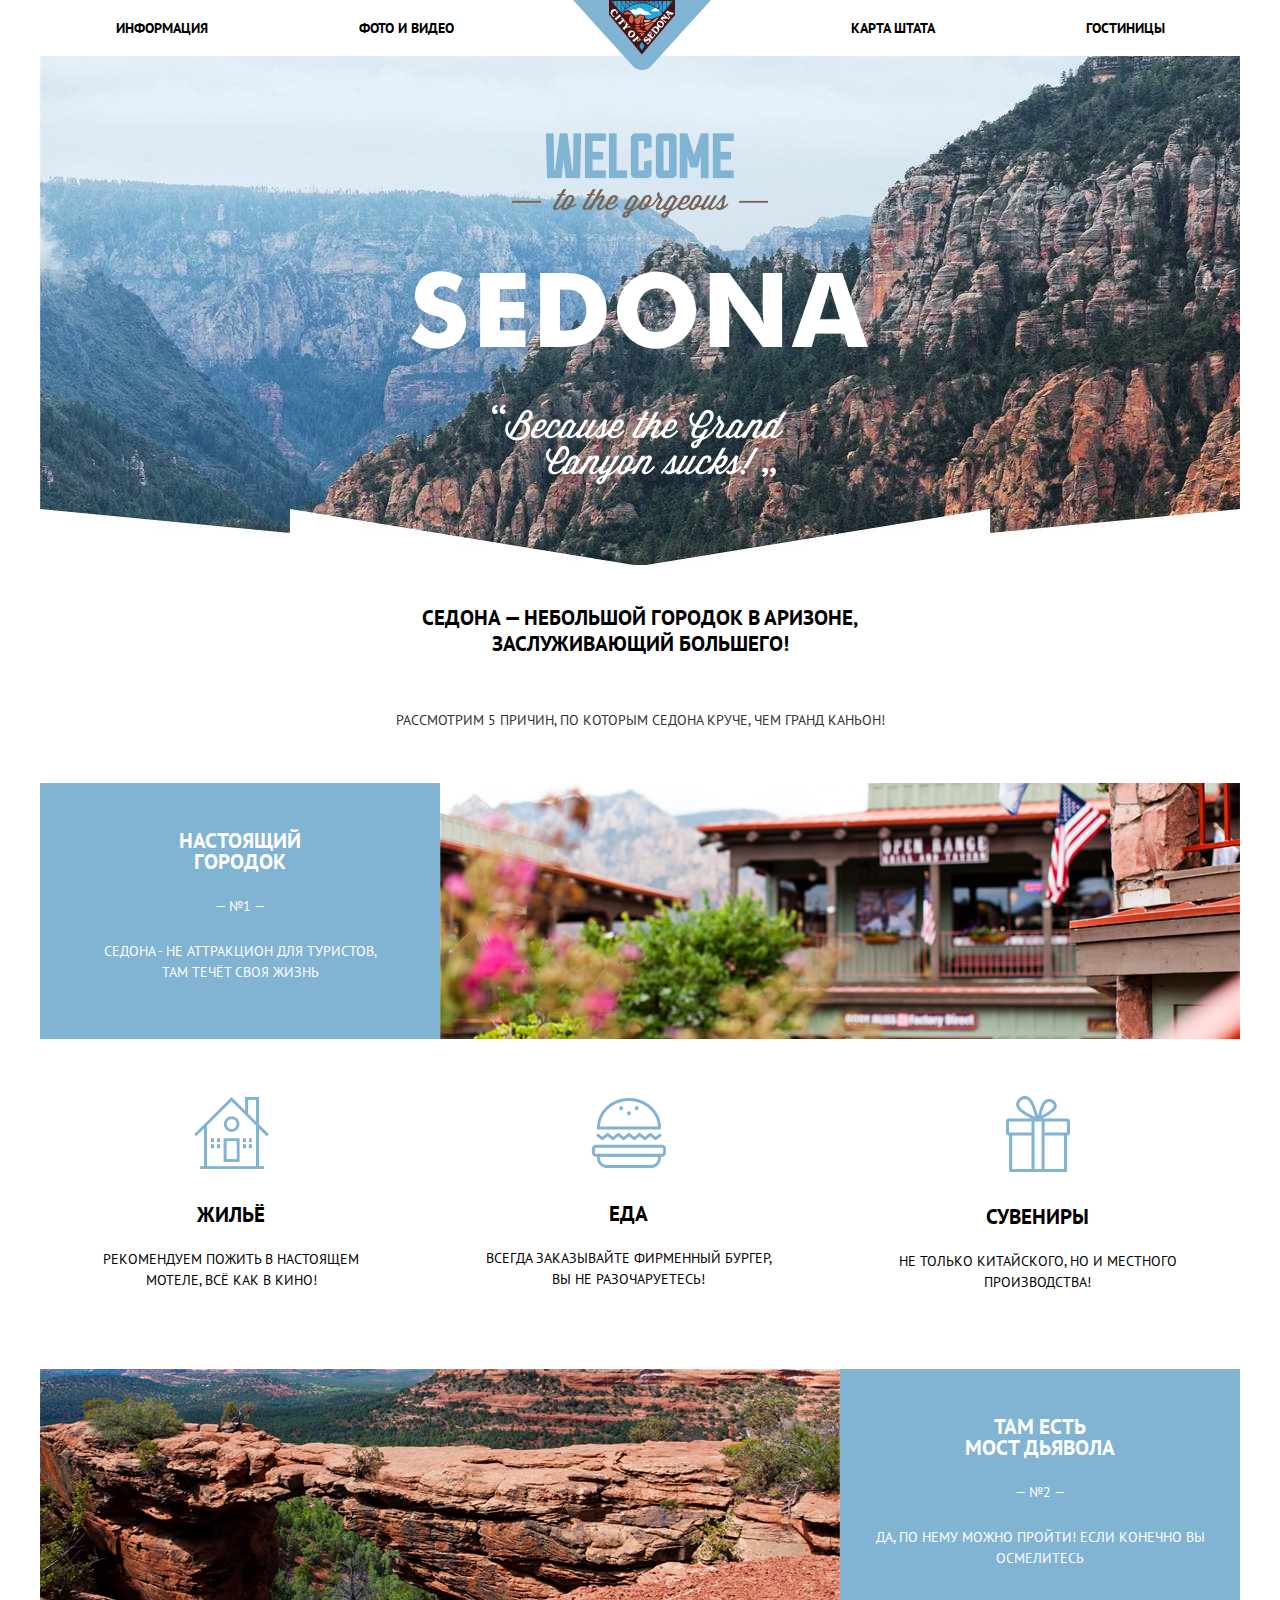
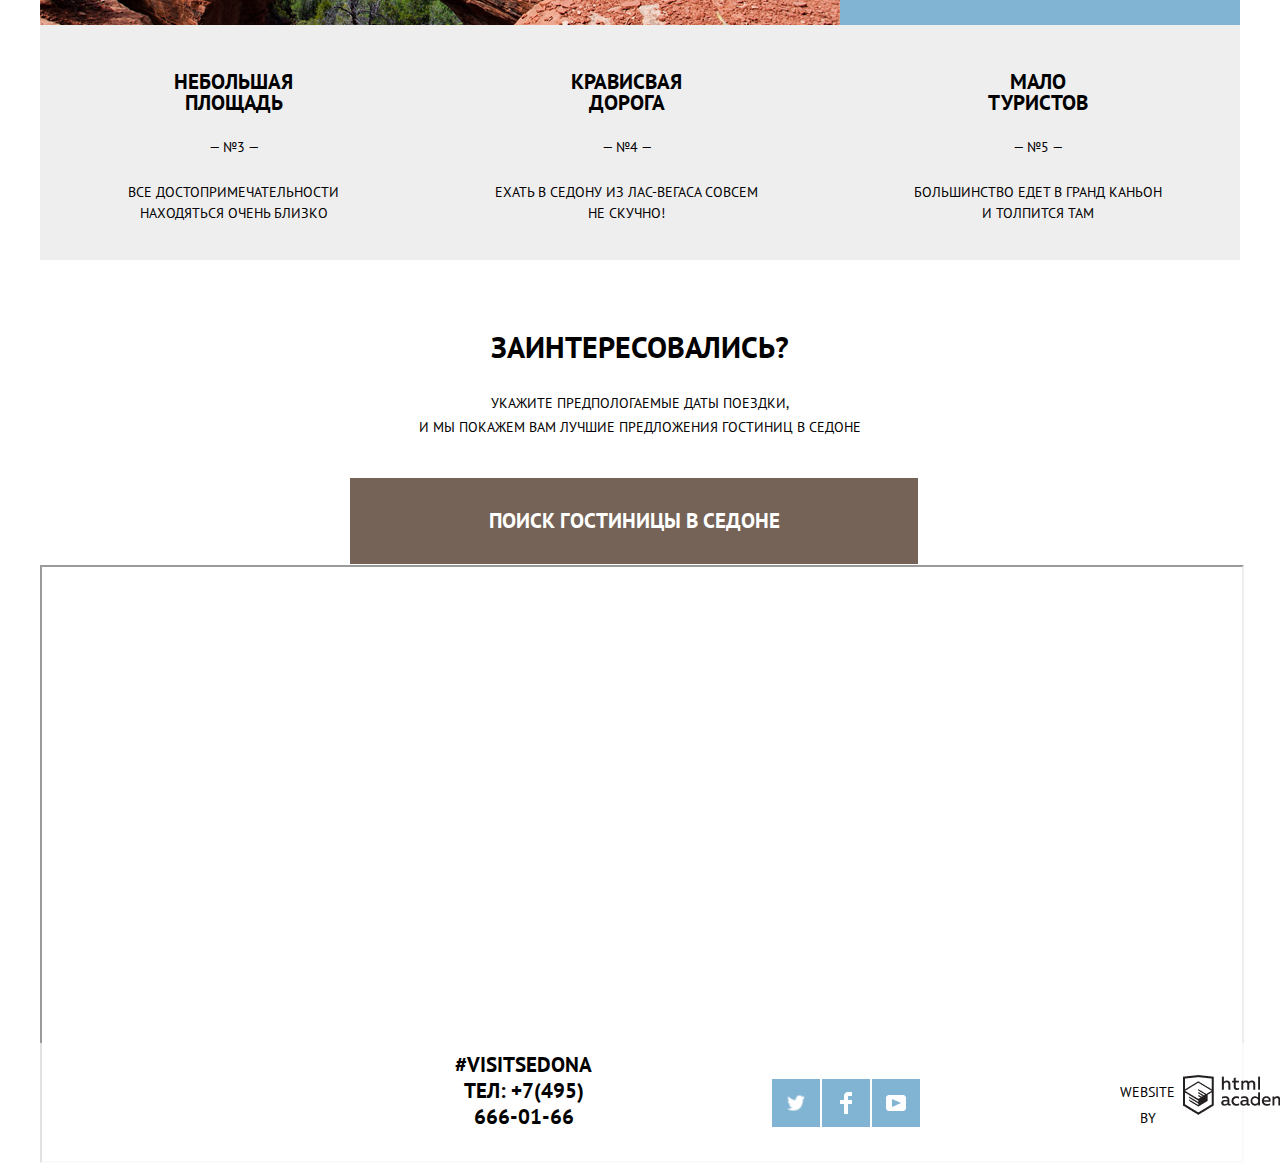
<file: index.html>
<!DOCTYPE html>
<html lang="ru">
<head>
  <meta charset="utf-8">
  <title>HTML Academy: Седона</title>
  <link rel="stylesheet" href="css/normalize.css">
  <link rel="stylesheet" href="css/style.css">
  <link href="https://fonts.googleapis.com/css2?family=PT+Sans:wght@700&display=swap" rel="stylesheet">
</head>
<body>
<div class="body">
  <header>
    <nav class="main_nav">
      <ul class="site_nav">
        <li><a href="#">ИНФОРМАЦИЯ</a></li>
        <li><a href="#">ФОТО И ВИДЕО</a></li>
        <li class="not_visibility"><a href="#">ФОТО И ВИДЕО</a></li>
        <li><a href="#">КАРТА ШТАТА</a></li>
        <li><a href="#">ГОСТИНИЦЫ</a></li>
      </ul>
      <div class="logo"><a href="index.html"><img width="138" height="70" src="img/logo.png" alt="Логотип"></a></div>
    </nav>
  </header>
  <main>
    <section class="main_title_image">
      <img width="458" height="352" class="main_background_image" src="img/welcome.png" alt="welcome">
      <!--Background картинка-->
    </section>
    <div class="container_cause">
      <div class="main_cause">
        <h1 class="main_title_cause">СЕДОНА — НЕБОЛЬШОЙ ГОРОДОК В АРИЗОНЕ,<br> ЗАСЛУЖИВАЮЩИЙ БОЛЬШЕГО!</h1>
        <p class="main_text_cause">РАССМОТРИМ 5 ПРИЧИН, ПО КОТОРЫМ СЕДОНА КРУЧЕ, ЧЕМ ГРАНД КАНЬОН!</p>
      </div>
      <section class="one_cause">
        <div class="description_one_cause">
          <h2 class="cause_title">НАСТОЯЩИЙ <br>ГОРОДОК</h2>
          <p class="cause_text">— №1 —</p>
          <p class="cause_text">СЕДОНА - НЕ АТТРАКЦИОН ДЛЯ ТУРИСТОВ,<br> ТАМ ТЕЧЁТ СВОЯ ЖИЗНЬ</p>
        </div>
        <img width="800" height="256" class="image_one_cause" src="img/image.jpg" alt="фасад">
      </section>

      <section>
        <ul class="features_list">
          <li class="features_item">
            <img width="75" height="72" src="img/icon-1.png" alt="ЖИЛЬЁ">
            <h3 class="features_title cause_title">ЖИЛЬЁ</h3>
            <p class="features_text cause_text">РЕКОМЕНДУЕМ ПОЖИТЬ В НАСТОЯЩЕМ <br> МОТЕЛЕ, ВСЁ КАК В КИНО!</p>
          </li>
          <li class="features_item">
            <img width="75" height="70" src="img/icon-2.png" alt="ЕДА">
            <h3 class="features_title cause_title">ЕДА</h3>
            <p class="features_text cause_text">ВСЕГДА ЗАКАЗЫВАЙТЕ ФИРМЕННЫЙ БУРГЕР,<br> ВЫ НЕ РАЗОЧАРУЕТЕСЬ!</p>
          </li>
          <li class="features_item">
            <img width="64" height="77" src="img/icon-3.png" alt="СУВЕНИРЫ">
            <h3 class="features_title cause_title">СУВЕНИРЫ</h3>
            <p class="features_text cause_text">НЕ ТОЛЬКО КИТАЙСКОГО, НО И МЕСТНОГО<br> ПРОИЗВОДСТВА!</p>
          </li>
        </ul>
      </section>

      <section class="two_cause">
        <img width="800" height="256" class="image_two_cause" src="img/mountains.jpg" alt="горы">
        <div class="description_rest_cause">
          <h2 class="cause_title">ТАМ ЕСТЬ<br>МОСТ ДЬЯВОЛА</h2>
          <p class="cause_text">— №2 —</p>
          <p class="cause_text">ДА, ПО НЕМУ МОЖНО ПРОЙТИ! ЕСЛИ КОНЕЧНО ВЫ ОСМЕЛИТЕСЬ</p>
        </div>
      </section>
      <section class="rest_cause">
        <ul class="rest_cause_list">
          <li>
            <h3 class="features_title cause_title">НЕБОЛЬШАЯ<br> ПЛОЩАДЬ</h3>
            <p class="features_text cause_text">— №3 —</p>
            <p class="features_text cause_text">ВСЕ ДОСТОПРИМЕЧАТЕЛЬНОСТИ<br> НАХОДЯТЬСЯ ОЧЕНЬ БЛИЗКО</p>
          </li>
          <li>
            <h3 class="features_title cause_title">КРАВИСВАЯ<br> ДОРОГА</h3>
            <p class="features_text cause_text">— №4 —</p>
            <p class="features_text cause_text">ЕХАТЬ В СЕДОНУ ИЗ ЛАС-ВЕГАСА СОВСЕМ<br> НЕ СКУЧНО!</p>
          </li>
          <li>
            <h3 class="features_title cause_title">МАЛО<br> ТУРИСТОВ</h3>
            <p class="features_text cause_text">— №5 —</p>
            <p class="features_text cause_text">БОЛЬШИНСТВО ЕДЕТ В ГРАНД КАНЬОН<br> И ТОЛПИТСЯ ТАМ</p>
          </li>
        </ul>
      </section>
    </div>
    <div>
      <div>
        <h4 class="search_hostel_title">ЗАИНТЕРЕСОВАЛИСЬ?</h4>
        <p class="search_hostel_text">УКАЖИТЕ ПРЕДПОЛОГАЕМЫЕ ДАТЫ ПОЕЗДКИ, <br> И МЫ ПОКАЖЕМ ВАМ ЛУЧШИЕ ПРЕДЛОЖЕНИЯ
          ГОСТИНИЦ В СЕДОНЕ</p>
      </div>
      <div class="form_calendar">
        <iframe
          src="https://www.google.com/maps/d/embed?mid=1pPXktBkbZSVVOlWG-8fH6TBwAuQ&hl=ru1pPXktBkbZSVVOlWG-8fH6TBwAuQ&hl=ru&ll=34.85438620149125%2C-111.79513845&z=13"
          width="1200" height="594"></iframe>
        <button class="search_hostel" id="search_hostel">ПОИСК ГОСТИНИЦЫ В СЕДОНЕ</button>
        <div class="search_hostel_calendar" id="search_hostel_calendar">
          <form class="form_search_hostel" id="form_search_hostel" action="/seach.html" method="post">
            <ul>
              <li class="date_in">
                <label for="date_in">ДАТА ЗАЕЗДА:</label>
                <input type="date" id="date_in" name="date_in">
              </li>
              <li class="date_out">
                <label for="date_out">ДАТА ВЫЕЗДА</label>
                <input type="date" id="date_out" name="date_out">
              </li>
            </ul>
            <ul class="search_hostel_age">
              <li class="adult_years">
                <label for="adult_years">ВЗРОСЛЫЕ:</label>
                <input type="number" id="adult_years" name="adult_years">
              </li>
              <li class="child_years">
                <label for="child_years">ДЕТИ:</label>
                <input type="number" id="child_years" name="child_years">
              </li>
            </ul>
            <div class="button_search_hostel"><a class="text_button_search_hostel" id="text_button_search_hostel"
                                                 href="#">НАЙТИ</a></div>
          </form>
        </div>
      </div>
    </div>
  </main>

  <footer class="main_footer">
    <div class="number_footer">
      <span class="number">#VISITSEDONA</span><br>
      <a href="tel:+74956660166"><span class="number">ТЕЛ: +7(495) 666-01-66</span></a>
    </div>

    <ul class="social_network_list">
      <li class="social_network_item"><a href="#"><img width="17" height="17" src="img/twitter.png" alt="twitter"></a>
      </li>
      <li class="social_network_item"><a href="#"><img width="12" height="22" src="img/fb-icon.png" alt="facebook"></a>
      </li>
      <li class="social_network_item"><a href="#"><img width="20" height="16" src="img/youtube.png" alt="youtube"></a>
      </li>
    </ul>
    <a href="https://htmlacademy.ru">
      <div class="html_academy_footer">
        <span class="html_academy">WEBSITE BY</span>
        <img width="114" height="40" src="img/logo-htmlacademy.png" alt="html-academy">
      </div>
    </a>
  </footer>
</div>
<script src="js/jquery-3.5.1.min.js"></script>
<script src="js/app.js"></script>
</body>
</html>
</file>
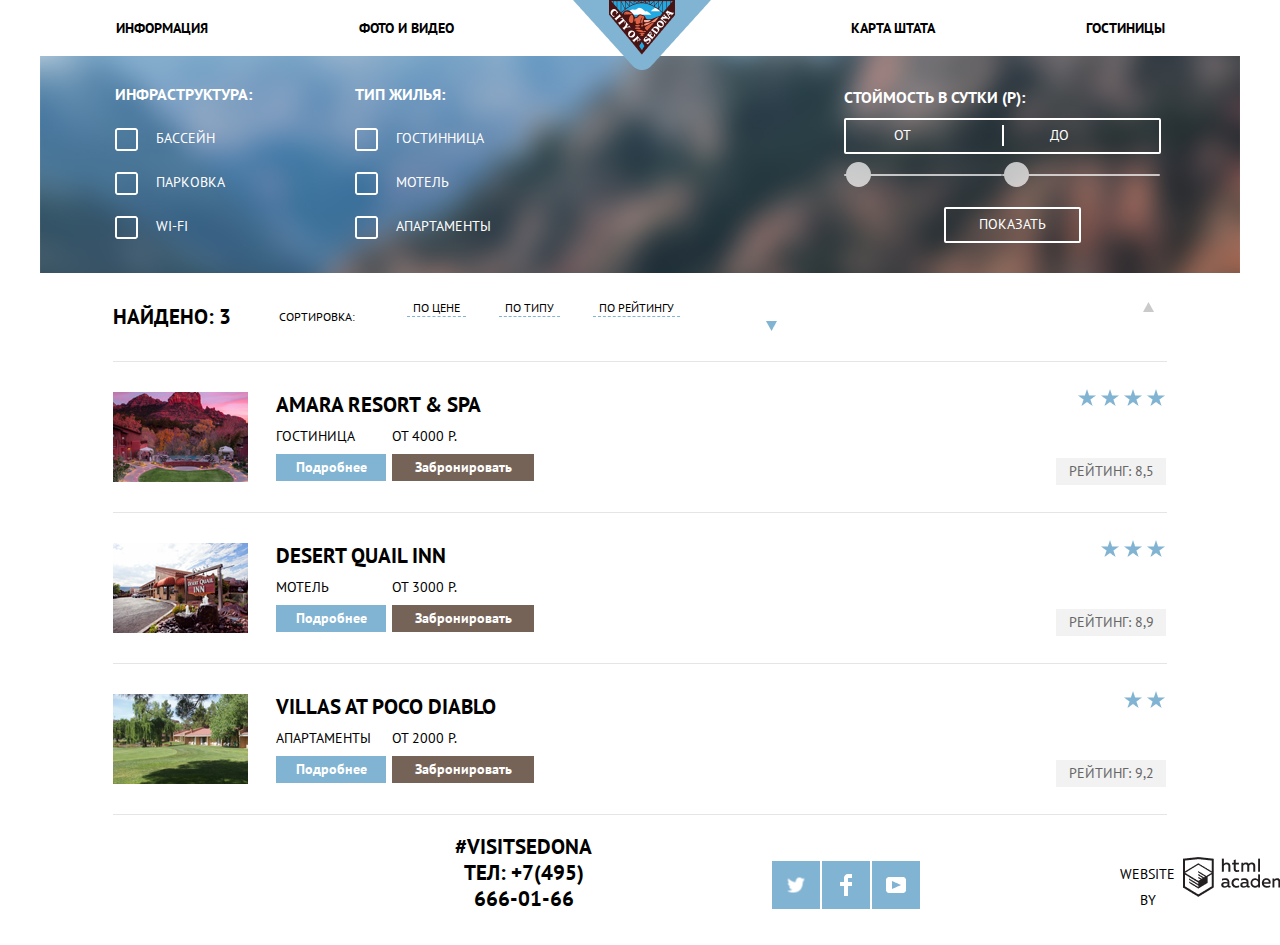
<file: seach.html>
<!DOCTYPE html>
<html lang="ru">
<head>
  <meta charset="utf-8">
  <title>HTML Academy: Седона</title>
  <link rel="stylesheet" href="css/normalize.css">
  <link rel="stylesheet" href="css/style.css">
  <link href="https://fonts.googleapis.com/css2?family=PT+Sans:wght@700&display=swap" rel="stylesheet">
</head>
<body>
<div class="body">
  <header>
    <nav class="main_nav">
      <ul class="site_nav">
        <li><a href="#">ИНФОРМАЦИЯ</a></li>
        <li><a href="#">ФОТО И ВИДЕО</a></li>
        <li class="not_visibility"><a href="#">ФОТО И ВИДЕО</a></li>
        <li><a href="#">КАРТА ШТАТА</a></li>
        <li><a href="#">ГОСТИНИЦЫ</a></li>
      </ul>
      <div class="logo"><a href="index.html"><img width="138" height="70" src="img/logo.png" alt="Логотип"></a></div>
    </nav>
  </header>
  <main>
    <section class="filter">
      <!--Здесь будет фильтр-->
      <div class="filter_sort_option">
        <div class="filter_option">
          <p>ИНФРАСТРУКТУРА:</p>
          <label class="sort_option" for="pool">
            <input class="checkbox_sort_option" type="checkbox" id="pool" name="pool">
            <span class="fake_checkbox_sort_option"></span>
            <span>БАССЕЙН</span>
          </label>
          <label class="sort_option" for="parking">
            <input class="checkbox_sort_option" type="checkbox" id="parking" name="parking">
            <span class="fake_checkbox_sort_option"></span>
            <span>ПАРКОВКА</span>
          </label>
          <label class="sort_option" for="wi_fi">
            <input class="checkbox_sort_option" type="checkbox" id="wi_fi" name="WI-FI">
            <span class="fake_checkbox_sort_option"></span>
            <span>WI-FI</span>
          </label>
        </div>
        <div class="filter_option">
          <p>ТИП ЖИЛЬЯ:</p>
          <label class="sort_option" for="hotel">
            <input class="checkbox_sort_option" type="checkbox" id="hotel" name="hotel">
            <span class="fake_checkbox_sort_option"></span>
            <span>ГОСТИННИЦА</span>
          </label>
          <label class="sort_option" for="motel">
            <input class="checkbox_sort_option" type="checkbox" id="motel" name="motel">
            <span class="fake_checkbox_sort_option"></span>
            <span>МОТЕЛЬ</span>
          </label>
          <label class="sort_option" for="apartments">
            <input class="checkbox_sort_option" type="checkbox" id="apartments" name="apartments">
            <span class="fake_checkbox_sort_option"></span>
            <span>АПАРТАМЕНТЫ</span>
          </label>
        </div>
      </div>
      <div class="filter_price">
        <p>СТОЙМОСТЬ В СУТКИ (Р):</p>
        <div class="price_category">
          <p class="price_entry_field">ОТ <label for="price_entry_field_min"></label><input id="price_entry_field_min" type="text" size="10"></p>
          <p class="price_entry_field">ДО <label for="price_entry_field_max"></label><input id="price_entry_field_max" type="text" size="10"></p>
        </div>
        <div class="price_slide_container">
          <label for="scroll_min_price"></label>
          <input id="scroll_min_price" type="range" min="1" max="3500" value="50" class="left_price_slider">
          <label for="scroll_max_price"></label>
          <input id="scroll_max_price" type="range" min="1" max="3500" value="50" class="right_price_slider">
        </div>
        <button class="show_result">ПОКАЗАТЬ</button>
      </div>
    </section>
    <section class="sorting">
      <!--Здесь будет сортировка-->
      <h1 class="title_hostel">НАЙДЕНО: 3</h1>
      <p class="main_text_sorting">СОРТИРОВКА:</p>
      <div class="container_checkbox_sorting" id="container_checkbox_sorting">
        <label class="text_sorting" for="button0">
          <input class="not_highlighted" type="button" id="button0" value="ПО ЦЕНЕ">
        </label>
        <label class="text_sorting" for="button1">
          <input class="not_highlighted" type="button" id="button1" value="ПО ТИПУ">
        </label>
        <label class="text_sorting" for="button2">
          <input class="not_highlighted" type="button" id="button2" value="ПО РЕЙТИНГУ">
        </label>
        <img class="sorting_up" src="img/shape-grey.png" width="11" height="10" alt="sorting_up">
        <img class="sorting_down" src="img/shape-blue.png" height="10" width="11" alt="sorting_down">
      </div>
    </section>
    <section>
      <div class="found_hotel_list">
        <div class="found_hotel_item">
          <img width="135" height="90" src="img/amara-resort.png" alt="ГОСТИНИЦА">
          <div class="hostel">
            <h2 class="title_hostel">AMARA RESORT & SPA</h2>
            <div class="text_hostel">
              <p class="kind_hostel">ГОСТИНИЦА</p>
              <p class="prise_hostel">ОТ 4000 Р.</p>
            </div>
            <div class="button_hostel">
              <button class="button_details">Подробнее</button>
              <button class="button_booking">Забронировать</button>
            </div>
          </div>
          <div class="rating">
            <div class="star_rating">
              <img height="17" width="19" src="img/star.png" alt="star">
              <img height="17" width="19" src="img/star.png" alt="star">
              <img height="17" width="19" src="img/star.png" alt="star">
              <img height="17" width="19" src="img/star.png" alt="star">
            </div>
            <div class="point_rating"><p>РЕЙТИНГ: 8,5</p></div>
          </div>
        </div>
        <div class="found_hotel_item">
          <img width="135" height="90" src="img/desert-quail.png" alt="МОТЕЛЬ">
          <div class="hostel">
            <h2 class="title_hostel">DESERT QUAIL INN</h2>
            <div class="text_hostel">
              <p class="kind_hostel">МОТЕЛЬ</p>
              <p class="prise_hostel">ОТ 3000 Р.</p></div>
            <div class="button_hostel">
              <button class="button_details">Подробнее</button>
              <button class="button_booking">Забронировать</button>
            </div>
          </div>
          <div class="rating">
            <div class="star_rating">
              <img height="17" width="19" src="img/star.png" alt="star">
              <img height="17" width="19" src="img/star.png" alt="star">
              <img height="17" width="19" src="img/star.png" alt="star">
            </div>
            <div class="point_rating"><p>РЕЙТИНГ: 8,9</p></div>
          </div>
        </div>
        <div class="found_hotel_item">
          <img width="135" height="90" src="img/villas.png" alt="АПАРТАМЕНТЫ">
          <div class="hostel">
            <h2 class="title_hostel">VILLAS AT POCO DIABLO</h2>
            <div class="text_hostel">
              <p class="kind_hostel">АПАРТАМЕНТЫ</p>
              <p class="prise_hostel">ОТ 2000 Р.</p></div>
            <div class="button_hostel">
              <button class="button_details">Подробнее</button>
              <button class="button_booking">Забронировать</button>
            </div>
          </div>
          <div class="rating">
            <div class="star_rating">
              <img height="17" width="19" src="img/star.png" alt="star">
              <img height="17" width="19" src="img/star.png" alt="star">
            </div>
            <div class="point_rating"><p>РЕЙТИНГ: 9,2</p></div>
          </div>
        </div>
      </div>
    </section>
  </main>

  <footer class="main_footer">
    <div class="number_footer">
      <span class="hashtag">#VISITSEDONA</span><br>
      <a href="tel:+74956660166"><span class="number">ТЕЛ: +7(495) 666-01-66</span></a>
    </div>

    <ul class="social_network_list">
      <li class="social_network_item"><a href="#"><img width="17" height="17" src="img/twitter.png" alt="twitter"></a>
      </li>
      <li class="social_network_item"><a href="#"><img width="12" height="22" src="img/fb-icon.png" alt="facebook"></a>
      </li>
      <li class="social_network_item"><a href="#"><img width="20" height="16" src="img/youtube.png" alt="youtube"></a>
      </li>
    </ul>

    <div class="html_academy_footer">
      <span class="html_academy">WEBSITE BY</span>
      <a href="https://htmlacademy.ru"><img width="114" height="40" src="img/logo-htmlacademy.png"
                                            alt="html-academy"></a>
    </div>
  </footer>
</div>
<script src="js/jquery-3.5.1.min.js"></script>
<script src="js/app.js"></script>
</body>
</html>
</file>
<file: css/style.css>
.body {
  max-width: 1200px;
  margin-left: auto;
  margin-right: auto;
}

a {
  text-decoration: none;
  color: #000000;
}


.main_nav {
  position: relative;
}

.logo {
  margin-left: 533px;
  position: absolute;
  margin-top: -56px;
}

.site_nav {
  list-style-type: none;
  width: 100%;
  height: 56px;
  display: flex;
  justify-content: space-around;
  align-items: center;
  text-align: center;
  padding-inline-start: 0;
}

.site_nav li {
  padding-left: 67px;
  padding-right: 67px;
}

.site_nav a {
  font-family: 'PT Sans', sans-serif;
  font-size: 14px;
  font-style: normal;
  font-weight: 700;
  line-height: 26px;
  letter-spacing: 0px;
  text-align: center;
  color: #000000;

}

.main_title_image {
  width: 1200px;
  height: 509px;
  background: url("../img/background-photo.jpg");
  background-color: #FFFFFF;
}

.main_background_image {
  margin-top: 77px;
  margin-left: 371px;
  margin-right: 371px;
}


.main_cause {
  text-align: center;
}

.main_title_cause {
  margin-top: 40px;
  margin-bottom: 50px;
  font-family: 'PT Sans', sans-serif;
  font-size: 21px;
  font-style: normal;
  font-weight: 700;
  line-height: 26px;
  letter-spacing: 0px;
  text-align: center;
  color: #000000;
}

.main_text_cause {
  margin-bottom: 50px;
  font-family: 'PT Sans', sans-serif;
  font-size: 14px;
  font-style: normal;
  font-weight: 400;
  line-height: 26px;
  letter-spacing: 0px;
  color: #333333;
}

.description_one_cause {
  display: inline-block;
  vertical-align: middle;
  width: 400px;
  height: 256px;
  box-sizing: border-box;
  text-align: center;
  background: #81B3D2;
}

.cause_title {
  font-family: 'PT Sans', sans-serif;
  font-size: 21px;
  font-style: normal;
  font-weight: 700;
  line-height: 21px;
  letter-spacing: 0px;
  color: #FFFFFF;
  margin-top: 47px;
}

.cause_text {
  font-family: 'PT Sans', sans-serif;
  font-size: 14px;
  font-style: normal;
  font-weight: 400;
  line-height: 21px;
  letter-spacing: 0px;
  color: #FFFFFF;
  margin-top: 24px;
}

.image_one_cause {
  vertical-align: middle;
  width: 800px;
  display: inline-block;
  box-sizing: border-box;
  position: absolute;

}


.features_list {
  display: flex;
  height: 330px;
  align-items: center;
  justify-content: space-around;
  margin-top: -10px;
}

.features_list li {
  list-style-type: none;
}

.features_item {
  text-align: center;
}

.features_title {
  color: black;
  margin-top: 30px;
}

.features_text {
  color: #000000;
}

.two_cause {
  margin-top: 10px;
}

.description_rest_cause {
  display: inline-block;
  vertical-align: middle;
  width: 400px;
  height: 256px;
  box-sizing: border-box;
  text-align: center;
  position: absolute;
  background: #81B3D2;
}

.rest_cause_list {
  height: 256px;
  background: #EEEEEE;
  display: flex;
  align-items: center;
  justify-content: space-around;
  text-align: center;
  margin-top: -25px;
  padding-left: 10px;
}

.rest_cause li {
  list-style-type: none;
}

.search_hostel_title {
  margin-top: 75px;
  font-family: 'PT Sans', sans-serif;
  font-size: 30px;
  font-style: normal;
  font-weight: 700;
  line-height: 24px;
  letter-spacing: 0px;
  text-align: center;
}

.search_hostel_text {
  margin-top: -8px;
  font-family: 'PT Sans', sans-serif;
  font-size: 14px;
  font-style: normal;
  font-weight: 400;
  line-height: 24px;
  letter-spacing: 0px;
  text-align: center;
}

.form_calendar {
  height: 594px;
  position: relative;
}

.form_calendar iframe {
  margin-top: 126px;
  position: absolute;
  width: 1200px;
}

.search_hostel_calendar {
  margin-top: 123px;
  position: absolute;
  width: 568px;
  height: 395px;
  opacity: 0;
  transition: 1s linear;
  margin-left: 310px;
  background-color: #FFFFFF;
}


.search_hostel {
  position: absolute;
  margin-top: 39px;
  margin-left: 310px;
  background-color: #766357;
  width: 568px;
  height: 86px;
  border: none;
  cursor: pointer;
  font-family: 'PT Sans', sans-serif;
  font-size: 21px;
  font-style: normal;
  font-weight: 700;
  line-height: 26px;
  letter-spacing: 0px;
  color: #FFFFFF;
  z-index: 99;
}

.form_search_hostel {
  font-family: 'PT Sans', sans-serif;
  font-size: 14px;
  font-style: normal;
  font-weight: 700;
  line-height: 26px;
  letter-spacing: 0;
  text-align: center;

}

.date_in {
  margin-top: 55px;
}

.date_in input {
  margin-left: 21px;
  height: 38px;
  width: 346px;
  border: none;
  background-color: #F2F2F2;
}

.date_out {
  margin-top: 26px;
}

.date_out input {
  margin-left: 21px;
  height: 38px;
  width: 346px;
  border: none;
  background-color: #F2F2F2;
}

.search_hostel_age {
  display: flex;
  margin-top: 30px;
  margin-bottom: 54px;
}

.adult_years {
  margin-left: 55px;
}

.adult_years input {
  height: 38px;
  width: 114px;
  border: none;
  background-color: #F2F2F2;
  margin-left: 37px;
  margin-right: 53px;
}

.child_years input {
  height: 38px;
  width: 114px;
  border: none;
  background-color: #F2F2F2;
  margin-left: 17px;
}

.button_search_hostel {
  height: 58px;
  width: 458px;
  margin: 0 55px 0 55px;
  border: none;
  background-color: #81B3D2;
  display: flex;
  justify-content: center;
  align-items: center;
}

.text_button_search_hostel {
  color: #FFFFFF;
  font-family: 'PT Sans', sans-serif;
  font-size: 21px;
  font-style: normal;
  font-weight: 700;
  line-height: 26px;
  letter-spacing: 0;
  text-align: center;
}

.main_footer {
  display: flex;
  align-items: center;
  height: 120px;
  margin-top: 10px;
  z-index: 100;
  left: 0;
  position: absolute;
  background: rgba(255, 255, 255, 0.7);
  width: 100%;
}

.social_network_list {
  display: grid;
  grid-template-rows: 48px;
  grid-template-columns: 48px 48px 48px;
  grid-column-gap: 2px;
  margin-left: 180px;
}

.social_network_item {
  position: relative;
  width: 48px;
  height: 48px;
  background-color: #81B3D2;
  list-style-type: none;
  text-align: center;
}


.social_network_item img {
  margin: 0;
  position: absolute;
  top: 50%;
  left: 50%;
  margin-right: -50%;
  transform: translate(-50%, -50%);
}

.number_footer {
  font-family: 'PT Sans', sans-serif;
  font-size: 21px;
  font-style: normal;
  font-weight: 700;
  line-height: 26px;
  letter-spacing: 0px;
  text-align: center;
  margin-left: 455px;
  margin-top: -25px;
}

.number {
  padding-top: 9px;
}

.html_academy_footer {
  display: flex;
  margin-left: 200px;
}

.html_academy {
  margin-top: 4px;
  margin-right: 8px;
  font-family: 'PT Sans', sans-serif;
  font-size: 14px;
  font-style: normal;
  font-weight: 400;
  line-height: 26px;
  letter-spacing: 0px;
  text-align: center;

}


.filter {
  height: 217px;
  background-image: url("../img/background.png");
  display: flex;
}

.filter_sort_option {
  display: flex;
  width: 50%;
  padding-left: 75px;
  padding-top: 2px;
}

.filter_option {
  display: flex;
  width: 40%;
  flex-direction: column;
  margin-left: 0;
  padding-top: 26px;
  font-family: 'PT Sans', sans-serif;
  font-size: 16px;
  font-style: normal;
  font-weight: 700;
  line-height: 21px;
  letter-spacing: 0px;
  text-align: left;
  color: #FFFFFF;
}

.sort_option {
  font-family: 'PT Sans', sans-serif;
  font-size: 14px;
  font-style: normal;
  font-weight: 400;
  line-height: 21px;
  letter-spacing: 0px;
  text-align: left;
  color: #FFFFFF;
  width: 80%;
  padding-left: 41px;
  margin-top: 23px;
}

.checkbox_sort_option {
  display: none;
  position: absolute;
}

.fake_checkbox_sort_option {
  position: absolute;
  background-image: url("../img/checkbox-off.png");
  background-repeat: no-repeat;
  width: 25px;
  height: 23px;
  margin-left: -41px;
}

.checkbox_sort_option:checked + .fake_checkbox_sort_option {
  background-image: url("../img/checkbox-on.png");
}


.filter_price {
  margin: auto;
  padding-left: 50px;
  font-family: 'PT Sans', sans-serif;
  font-size: 16px;
  font-style: normal;
  font-weight: 700;
  line-height: 21px;
  letter-spacing: 0px;
  text-align: left;
  color: #FFFFFF;
}

.price_category {
  display: flex;
  width: 317px;
  height: 36px;
  border: 2px solid #FFFFFF;
  box-sizing: border-box;
  border-radius: 2px;
  margin-top: 10px;
  margin-bottom: 20px;
}

.price_category p:nth-child(1) {
  border-right: 2px solid #FFFFFF;
}

.price_category p {
  width: 50%;
  margin: auto;
  font-family: 'PT Sans', sans-serif;
  font-size: 14px;
  font-style: normal;
  font-weight: 400;
  line-height: 21px;
  letter-spacing: 0px;
  text-align: center;
}

.price_entry_field input {
  width: 35px;
  background: transparent;
  border: none;
  color: #FFFFFF;
}

.price_slide_container {
  position: relative;
}


.left_price_slider {
  position: absolute;
  -webkit-appearance: none;
  width: 158px;
  height: 2px;
  border-radius: 5px;
  background: #FFFFFF;
  outline: none;
  opacity: 0.7;
  -webkit-transition: .2s;
  transition: opacity .2s;
}

.right_price_slider {
  position: absolute;
  -webkit-appearance: none;
  margin-left: 158px;
  width: 158px;
  height: 2px;
  border-radius: 5px;
  background: #FFFFFF;
  outline: none;
  opacity: 0.7;
  -webkit-transition: .2s;
  transition: opacity .2s;
}

.right_price_slider::-webkit-slider-thumb {
  -webkit-appearance: none;
  appearance: none;
  width: 25px;
  height: 25px;
  border-radius: 50%;
  background: #FFFFFF;
  cursor: pointer;
}

.left_price_slider::-webkit-slider-thumb {
  -webkit-appearance: none;
  appearance: none;
  width: 25px;
  height: 25px;
  border-radius: 50%;
  background: #FFFFFF;
  cursor: pointer;
}


.show_result {
  width: 137px;
  height: 36px;
  margin-top: 33px;
  background: rgba(255, 255, 255, 0);
  border: 2px solid #FFFFFF;
  box-sizing: border-box;
  border-radius: 2px;
  margin-left: 100px;
  color: #FFFFFF;
  font-family: 'PT Sans', sans-serif;
  font-size: 14px;
  font-style: normal;
  font-weight: 400;
  line-height: 21px;
  letter-spacing: 0px;
  cursor: pointer;
}

.sorting {
  display: flex;
  align-items: center;
  height: 88px;
  width: 1054px;
  margin: auto;
  text-align: center;
}

.sorting h1 {
  width: 120px;
  margin-right: 46px;
}

.container_checkbox_sorting input {

}

.sorting p {
  width: 75px;
  margin-right: 10px;
}

.sorting span {

}

.main_text_sorting,
.text_sorting {
  font-family: 'PT Sans', sans-serif;
  font-size: 12px;
  font-style: normal;
  font-weight: 400;
  line-height: 18px;
  letter-spacing: 0px;
  text-align: left;
  color: #000000;
}

.text_sorting {
  margin-left: 30px;
}

.not_highlighted {
  border-bottom: 1px dashed #81B3D2;
  background: none;
  border-top: none;
  border-left: none;
  border-right: none;
  cursor: pointer;
}

.not_highlighted:focus {
  border: none;
}

.highlighted {
  color: #81B3D2;
  border-bottom: none;
}

.sorting_up {
  margin-left: 460px;
}

.sorting_down {
  margin-left: 12px;
}

.found_hotel_list {
  width: 1054px;
  margin: auto;
  border-top: 1px solid #E5E5E5;
}


.found_hotel_item {
  width: 100%;
  height: 150px;
  display: flex;
  align-items: center;
  border-bottom: 1px solid #E5E5E5;
}

.hostel {
  width: 780px;
  height: 90px;
  margin-left: 28px;
}

.title_hostel {
  padding-top: 0;
  width: 100%;
  font-family: 'PT Sans', sans-serif;
  font-size: 21px;
  font-style: normal;
  font-weight: 700;
  line-height: 26px;
  letter-spacing: 0;
  text-align: left;

}

.text_hostel {
  display: flex;
  margin-top: 8px;
  margin-bottom: 7px;
}

.kind_hostel {
  width: 116px;
}

.kind_hostel,
.prise_hostel {
  font-family: 'PT Sans', sans-serif;
  font-size: 14px;
  font-style: normal;
  font-weight: 400;
  line-height: 21px;
  letter-spacing: 0;
  text-align: left;
}

.button_details {
  font-family: 'PT Sans', sans-serif;
  font-size: 14px;
  font-style: normal;
  font-weight: 700;
  line-height: 21px;
  letter-spacing: 0px;
  text-align: center;
  width: 110px;
  height: 27px;
  background-color: #81B3D2;
  color: #FFFFFF;
  border: none;
  cursor: pointer;
}

.button_booking {
  font-family: 'PT Sans', sans-serif;
  font-size: 14px;
  font-style: normal;
  font-weight: 700;
  line-height: 21px;
  letter-spacing: 0px;
  text-align: center;
  width: 142px;
  height: 27px;
  background-color: #766357;
  color: #FFFFFF;
  border: none;
  margin-left: 2px;
  cursor: pointer;
}

.point_rating {
  width: 110px;
  height: 27px;
  background-color: #F2F2F2;
  font-family: 'PT Sans', sans-serif;
  font-size: 14px;
  font-style: normal;
  font-weight: 400;
  line-height: 21px;
  letter-spacing: 0px;
  text-align: center;
  color: #666666;
  margin-top: 47px;
}

.point_rating p {
  padding-top: 3px;
}

.section_error {
  height: 256px;
}

.star_rating {
  direction: rtl;
}


.not_visibility {
  visibility: hidden;
}

.visibility {
  opacity: 1;
}

.disabled {

}

.form_search_hostel input.error {
  outline: 1px solid red;
}
</file>
